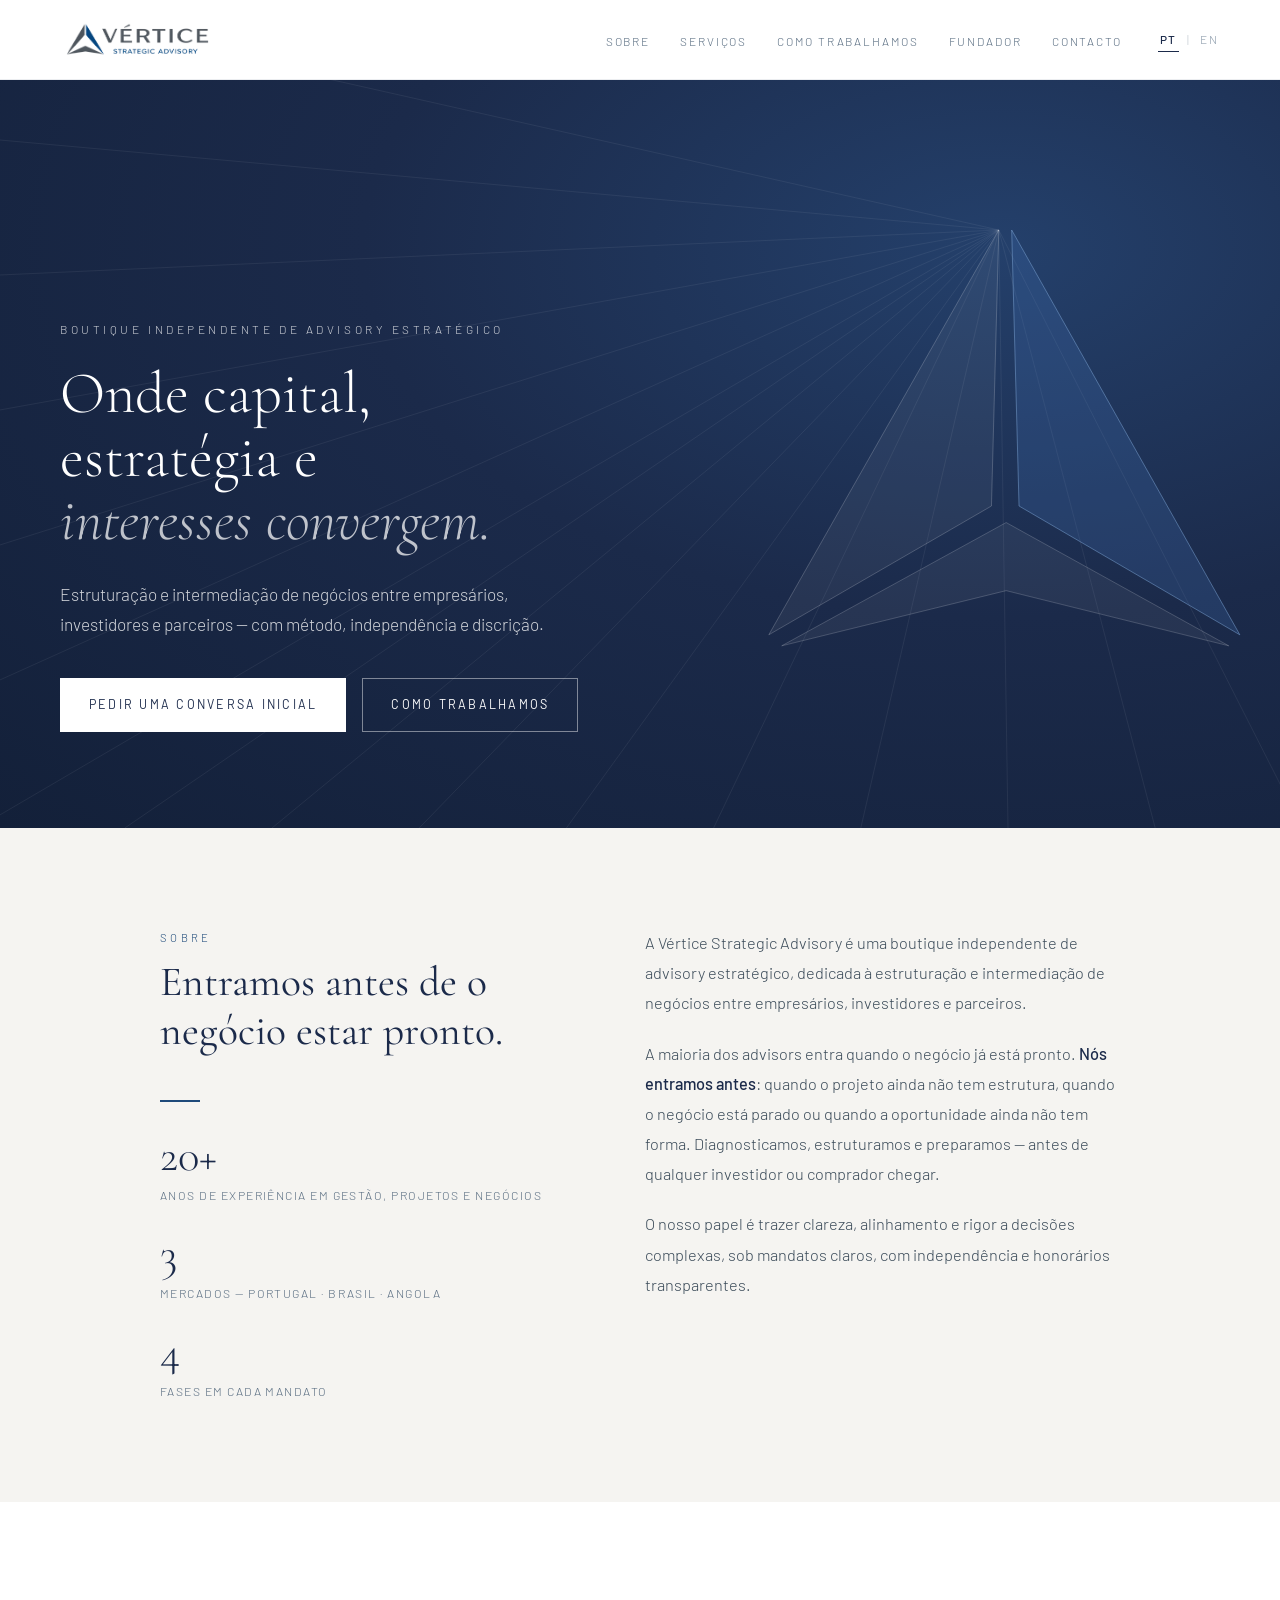
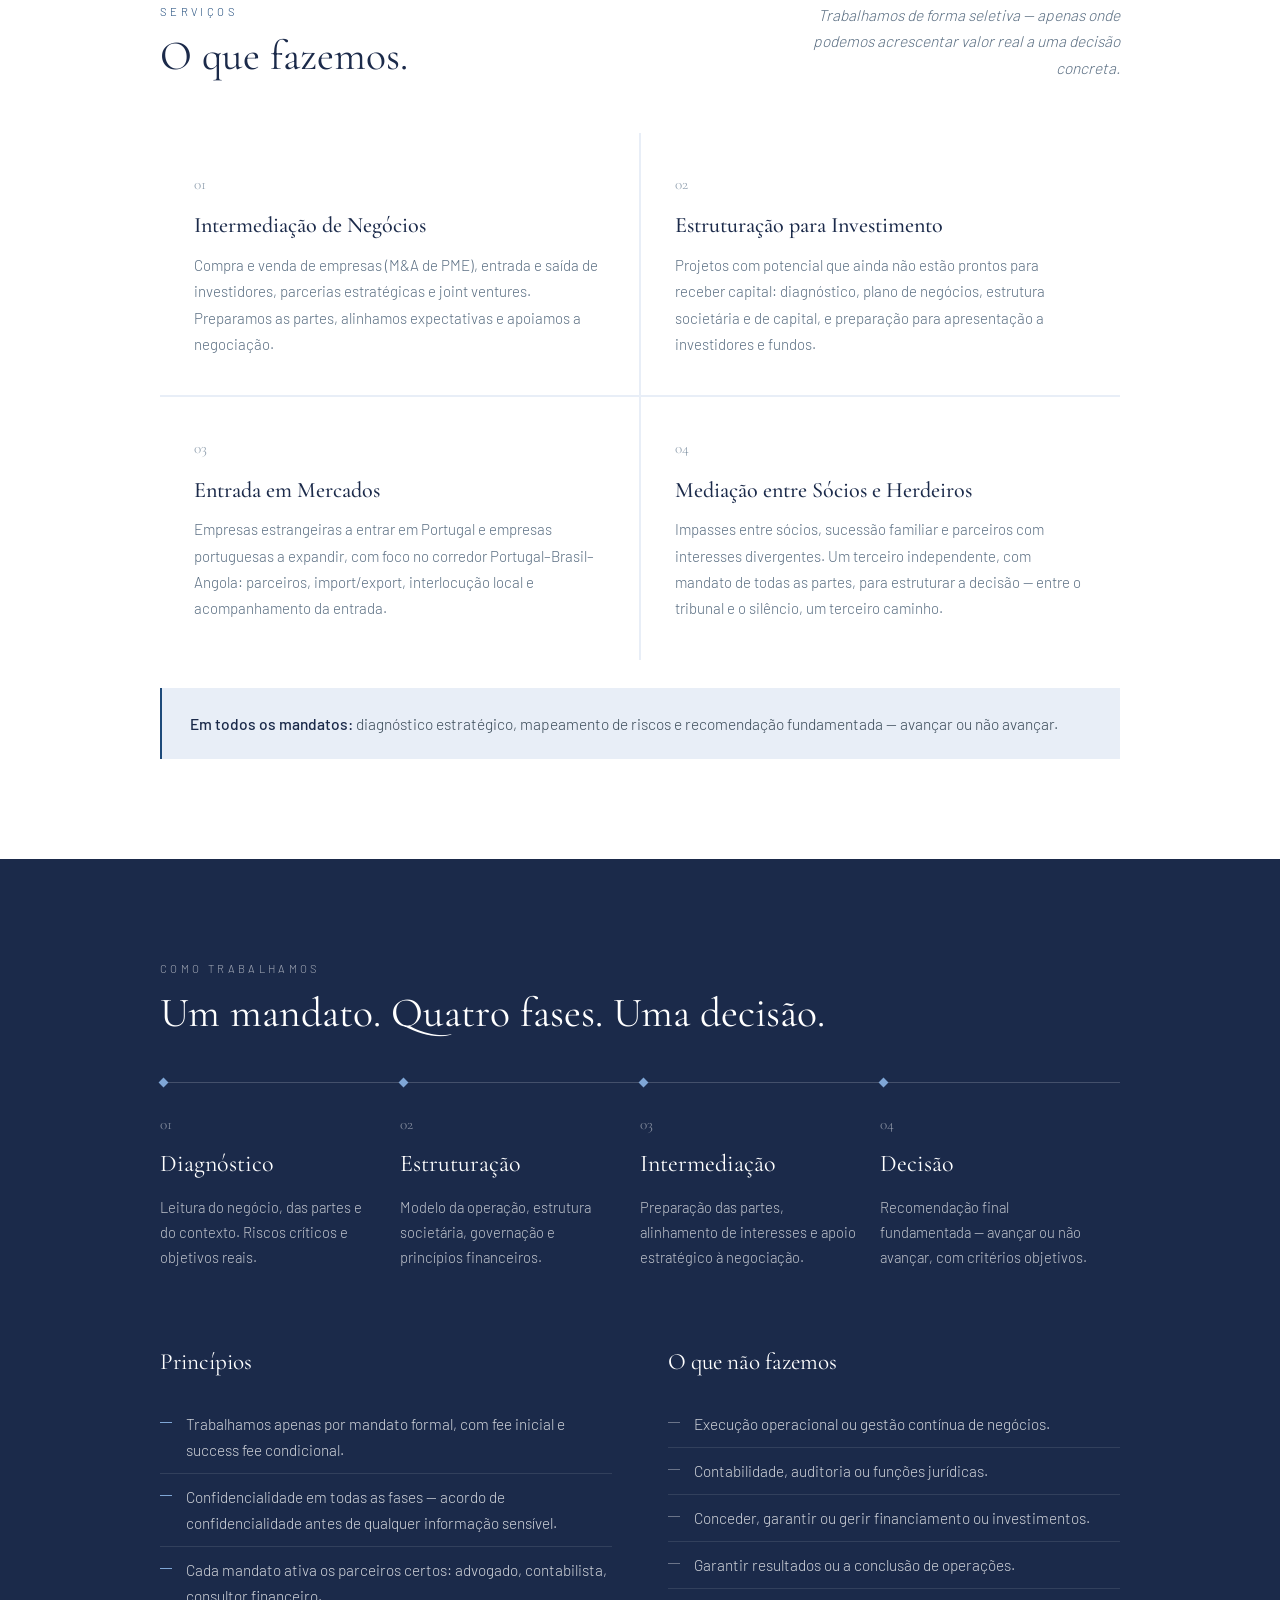
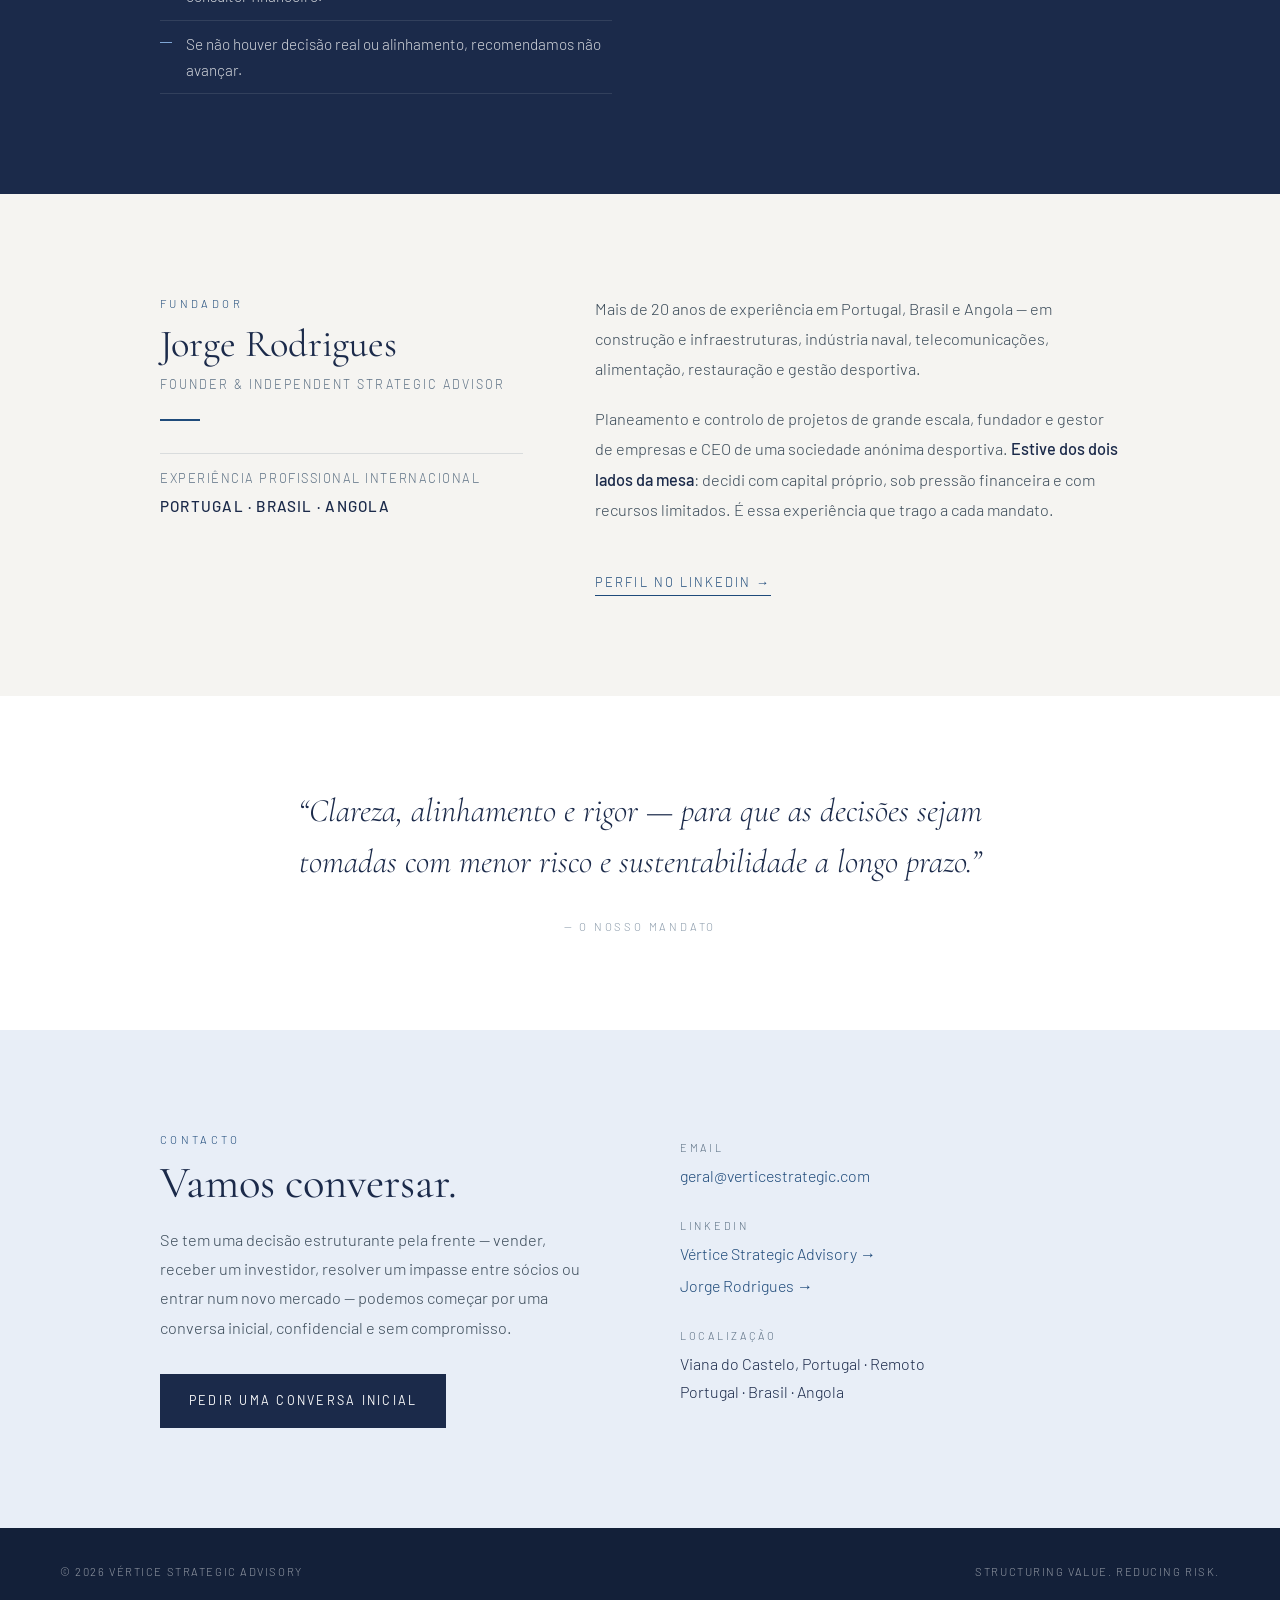
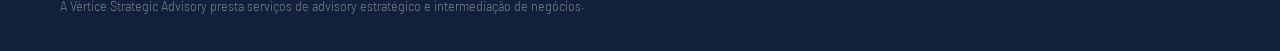
<file: index.html>
<!DOCTYPE html>
<html lang="pt-PT" class="no-js">
<head>
  <meta charset="UTF-8">
  <meta name="viewport" content="width=device-width, initial-scale=1.0">
  <title>Vértice Strategic Advisory — Estruturação e intermediação de negócios</title>
  <meta name="description" content="Boutique independente de advisory estratégico. Estruturação e intermediação de negócios entre empresários, investidores e parceiros — Portugal, Brasil e Angola.">
  <link rel="canonical" href="https://verticestrategic.com/">
  <link rel="alternate" hreflang="pt-PT" href="https://verticestrategic.com/">
  <link rel="alternate" hreflang="en" href="https://verticestrategic.com/en/">
  <link rel="alternate" hreflang="x-default" href="https://verticestrategic.com/">
  <meta property="og:type" content="website">
  <meta property="og:site_name" content="Vértice Strategic Advisory">
  <meta property="og:title" content="Vértice Strategic Advisory — Estruturação e intermediação de negócios">
  <meta property="og:description" content="Boutique independente de advisory estratégico. Estruturação e intermediação de negócios entre empresários, investidores e parceiros — Portugal, Brasil e Angola.">
  <meta property="og:url" content="https://verticestrategic.com/">
  <meta property="og:image" content="https://verticestrategic.com/og-image.jpg">
  <meta property="og:image:width" content="1200">
  <meta property="og:image:height" content="630">
  <meta property="og:locale" content="pt_PT">
  <meta name="twitter:card" content="summary_large_image">
  <meta name="theme-color" content="#1B2A4A">
  <link rel="icon" type="image/png" sizes="32x32" href="/favicon-32.png">
  <link rel="apple-touch-icon" href="/apple-touch-icon.png">
  <link rel="preload" href="/fonts/cormorant-garamond-latin-300-normal.woff2" as="font" type="font/woff2" crossorigin>
  <link rel="preload" href="/fonts/barlow-latin-300-normal.woff2" as="font" type="font/woff2" crossorigin>
  <link rel="stylesheet" href="/styles.css">
  <script>document.documentElement.classList.remove('no-js');</script>
</head>
<body>

  <nav>
    <a class="nav-logo" href="/"><img src="/logo.png" alt="Vértice Strategic Advisory" width="709" height="236"></a>
    <div class="nav-right">
      <ul class="nav-links">
        <li><a href="#sobre">Sobre</a></li>
        <li><a href="#servicos">Serviços</a></li>
        <li><a href="#metodo">Como trabalhamos</a></li>
        <li><a href="#fundador">Fundador</a></li>
        <li><a href="#contacto">Contacto</a></li>
      </ul>
      <div class="lang"><span class="active">PT</span><span class="sep">|</span><a href="/en/" hreflang="en" lang="en">EN</a></div>
    </div>
  </nav>

  <header class="hero">
    
<svg class="hero-art" viewBox="0 0 1440 900" preserveAspectRatio="xMidYMid slice" aria-hidden="true">
  <g stroke="rgba(255,255,255,0.07)" stroke-width="1" fill="none">
    <line x1="0" y1="900" x2="1110" y2="250"/><line x1="160" y1="900" x2="1110" y2="250"/><line x1="320" y1="900" x2="1110" y2="250"/><line x1="480" y1="900" x2="1110" y2="250"/><line x1="640" y1="900" x2="1110" y2="250"/><line x1="800" y1="900" x2="1110" y2="250"/><line x1="960" y1="900" x2="1110" y2="250"/><line x1="1120" y1="900" x2="1110" y2="250"/><line x1="1280" y1="900" x2="1110" y2="250"/><line x1="1440" y1="900" x2="1110" y2="250"/>
    <line x1="0" y1="0" x2="1110" y2="250"/><line x1="0" y1="150" x2="1110" y2="250"/><line x1="0" y1="300" x2="1110" y2="250"/><line x1="0" y1="450" x2="1110" y2="250"/><line x1="0" y1="600" x2="1110" y2="250"/><line x1="0" y1="750" x2="1110" y2="250"/>
  </g>
  <g transform="translate(1110 250)">
    <path d="M0 0 L-250 440 L-8 300 Z" fill="rgba(255,255,255,0.05)" stroke="rgba(255,255,255,0.22)" stroke-width="1"/>
    <path d="M14 0 L262 440 L22 300 Z" fill="rgba(70,120,190,0.22)" stroke="rgba(127,166,214,0.55)" stroke-width="1"/>
    <path d="M-236 452 L8 318 L250 452 L8 392 Z" fill="rgba(255,255,255,0.05)" stroke="rgba(255,255,255,0.2)" stroke-width="1"/>
  </g>
</svg>
    <div class="hero-content">
      <p class="hero-label">Boutique independente de advisory estratégico</p>
      <h1 class="hero-headline">Onde capital,<br>estratégia e<br><em>interesses convergem.</em></h1>
      <p class="hero-body">Estruturação e intermediação de negócios entre empresários, investidores e parceiros — com método, independência e discrição.</p>
      <div class="hero-cta">
        <a class="btn btn-light" href="mailto:geral@verticestrategic.com?subject=Pedido%20de%20conversa%20inicial">Pedir uma conversa inicial</a>
        <a class="btn btn-ghost" href="#metodo">Como trabalhamos</a>
      </div>
    </div>
  </header>

  <main>
  <section class="about" id="sobre">
    <div class="inner about-grid reveal">
      <div>
        <p class="section-label">Sobre</p>
        <h2 class="section-title">Entramos antes de o negócio estar pronto.</h2>
        <div class="rule"></div>
        <div class="stat-row">
          <div><div class="stat-number">20+</div><div class="stat-desc">Anos de experiência em gestão, projetos e negócios</div></div>
          <div><div class="stat-number">3</div><div class="stat-desc">Mercados — Portugal · Brasil · Angola</div></div>
          <div><div class="stat-number">4</div><div class="stat-desc">Fases em cada mandato</div></div>
        </div>
      </div>
      <div class="prose">
        <p>A Vértice Strategic Advisory é uma boutique independente de advisory estratégico, dedicada à estruturação e intermediação de negócios entre empresários, investidores e parceiros.</p>
        <p>A maioria dos advisors entra quando o negócio já está pronto. <strong>Nós entramos antes</strong>: quando o projeto ainda não tem estrutura, quando o negócio está parado ou quando a oportunidade ainda não tem forma. Diagnosticamos, estruturamos e preparamos — antes de qualquer investidor ou comprador chegar.</p>
        <p>O nosso papel é trazer clareza, alinhamento e rigor a decisões complexas, sob mandatos claros, com independência e honorários transparentes.</p>
      </div>
    </div>
  </section>

  <section class="services" id="servicos">
    <div class="inner reveal">
      <div class="services-header">
        <div>
          <p class="section-label">Serviços</p>
          <h2 class="section-title">O que fazemos.</h2>
        </div>
        <p class="services-note">Trabalhamos de forma seletiva — apenas onde podemos acrescentar valor real a uma decisão concreta.</p>
      </div>
      <div class="card-grid">
        <div class="card">
          <div class="card-num">01</div>
          <h3 class="card-name">Intermediação de Negócios</h3>
          <p class="card-desc">Compra e venda de empresas (M&A de PME), entrada e saída de investidores, parcerias estratégicas e joint ventures. Preparamos as partes, alinhamos expectativas e apoiamos a negociação.</p>
        </div>
        <div class="card">
          <div class="card-num">02</div>
          <h3 class="card-name">Estruturação para Investimento</h3>
          <p class="card-desc">Projetos com potencial que ainda não estão prontos para receber capital: diagnóstico, plano de negócios, estrutura societária e de capital, e preparação para apresentação a investidores e fundos.</p>
        </div>
        <div class="card">
          <div class="card-num">03</div>
          <h3 class="card-name">Entrada em Mercados</h3>
          <p class="card-desc">Empresas estrangeiras a entrar em Portugal e empresas portuguesas a expandir, com foco no corredor Portugal–Brasil–Angola: parceiros, import/export, interlocução local e acompanhamento da entrada.</p>
        </div>
        <div class="card">
          <div class="card-num">04</div>
          <h3 class="card-name">Mediação entre Sócios e Herdeiros</h3>
          <p class="card-desc">Impasses entre sócios, sucessão familiar e parceiros com interesses divergentes. Um terceiro independente, com mandato de todas as partes, para estruturar a decisão — entre o tribunal e o silêncio, um terceiro caminho.</p>
        </div>
      </div>
      <p class="transversal"><strong>Em todos os mandatos:</strong> diagnóstico estratégico, mapeamento de riscos e recomendação fundamentada — avançar ou não avançar.</p>
    </div>
  </section>

  <section class="method" id="metodo">
    <div class="inner reveal">
      <p class="section-label">Como trabalhamos</p>
      <h2 class="section-title">Um mandato. Quatro fases. Uma decisão.</h2>
      <div class="phases">
        <div class="phase"><div class="phase-num">01</div><h3 class="phase-name">Diagnóstico</h3><p class="phase-desc">Leitura do negócio, das partes e do contexto. Riscos críticos e objetivos reais.</p></div>
        <div class="phase"><div class="phase-num">02</div><h3 class="phase-name">Estruturação</h3><p class="phase-desc">Modelo da operação, estrutura societária, governação e princípios financeiros.</p></div>
        <div class="phase"><div class="phase-num">03</div><h3 class="phase-name">Intermediação</h3><p class="phase-desc">Preparação das partes, alinhamento de interesses e apoio estratégico à negociação.</p></div>
        <div class="phase"><div class="phase-num">04</div><h3 class="phase-name">Decisão</h3><p class="phase-desc">Recomendação final fundamentada — avançar ou não avançar, com critérios objetivos.</p></div>
      </div>
      <div class="principles">
        <div>
          <h3>Princípios</h3>
          <ul><li>Trabalhamos apenas por mandato formal, com fee inicial e success fee condicional.</li><li>Confidencialidade em todas as fases — acordo de confidencialidade antes de qualquer informação sensível.</li><li>Cada mandato ativa os parceiros certos: advogado, contabilista, consultor financeiro.</li><li>Se não houver decisão real ou alinhamento, recomendamos não avançar.</li></ul>
        </div>
        <div class="no">
          <h3>O que não fazemos</h3>
          <ul><li>Execução operacional ou gestão contínua de negócios.</li><li>Contabilidade, auditoria ou funções jurídicas.</li><li>Conceder, garantir ou gerir financiamento ou investimentos.</li><li>Garantir resultados ou a conclusão de operações.</li></ul>
        </div>
      </div>
    </div>
  </section>

  <section class="founder" id="fundador">
    <div class="inner founder-grid reveal">
      <div>
        <p class="section-label">Fundador</p>
        <h2 class="founder-name">Jorge Rodrigues</h2>
        <p class="founder-role">Founder & Independent Strategic Advisor</p>
        <div class="rule"></div>
        <p class="track-note">Experiência profissional internacional<strong>Portugal · Brasil · Angola</strong></p>
      </div>
      <div class="prose">
        <p>Mais de 20 anos de experiência em Portugal, Brasil e Angola — em construção e infraestruturas, indústria naval, telecomunicações, alimentação, restauração e gestão desportiva.</p>
        <p>Planeamento e controlo de projetos de grande escala, fundador e gestor de empresas e CEO de uma sociedade anónima desportiva. <strong>Estive dos dois lados da mesa</strong>: decidi com capital próprio, sob pressão financeira e com recursos limitados. É essa experiência que trago a cada mandato.</p>
        <a class="text-link" href="https://www.linkedin.com/in/jorge-rodrigues-1a4b2a28" target="_blank" rel="noopener">Perfil no LinkedIn →</a>
      </div>
    </div>
  </section>

  <div class="mandate reveal">
    <blockquote>“Clareza, alinhamento e rigor — para que as decisões sejam tomadas com menor risco e sustentabilidade a longo prazo.”</blockquote>
    <cite>— O nosso mandato</cite>
  </div>

  <section class="contact" id="contacto">
    <div class="inner contact-grid reveal">
      <div>
        <p class="section-label">Contacto</p>
        <h2>Vamos conversar.</h2>
        <p class="contact-sub">Se tem uma decisão estruturante pela frente — vender, receber um investidor, resolver um impasse entre sócios ou entrar num novo mercado — podemos começar por uma conversa inicial, confidencial e sem compromisso.</p>
        <a class="btn btn-dark" href="mailto:geral@verticestrategic.com?subject=Pedido%20de%20conversa%20inicial">Pedir uma conversa inicial</a>
      </div>
      <div class="contact-details">
        <div>
          <div class="c-label">Email</div>
          <div class="c-value"><a href="mailto:geral@verticestrategic.com">geral@verticestrategic.com</a></div>
        </div>
        <div>
          <div class="c-label">LinkedIn</div>
          <div class="c-value c-links">
            <a href="https://www.linkedin.com/company/v%C3%A9rtice-strategic-advisory" target="_blank" rel="noopener">Vértice Strategic Advisory →</a>
            <a href="https://www.linkedin.com/in/jorge-rodrigues-1a4b2a28" target="_blank" rel="noopener">Jorge Rodrigues →</a>
          </div>
        </div>
        <div>
          <div class="c-label">Localização</div>
          <div class="c-value">Viana do Castelo, Portugal · Remoto<br>Portugal · Brasil · Angola</div>
        </div>
      </div>
    </div>
  </section>
  </main>

  <footer>
    <div class="footer-top">
      <span>© <span id="year">2026</span> Vértice Strategic Advisory</span>
      <span>Structuring Value. Reducing Risk.</span>
    </div>
    <p class="disclaimer">A Vértice Strategic Advisory presta serviços de advisory estratégico e intermediação de negócios.</p>
  </footer>

  <script>
    document.getElementById('year').textContent = new Date().getFullYear();
    var reveals = document.querySelectorAll('.reveal');
    if ('IntersectionObserver' in window) {
      var obs = new IntersectionObserver(function (entries) {
        entries.forEach(function (e) {
          if (e.isIntersecting) { e.target.classList.add('visible'); obs.unobserve(e.target); }
        });
      }, { threshold: 0.1 });
      reveals.forEach(function (el) { obs.observe(el); });
    } else {
      reveals.forEach(function (el) { el.classList.add('visible'); });
    }
  </script>
</body>
</html>
</file>
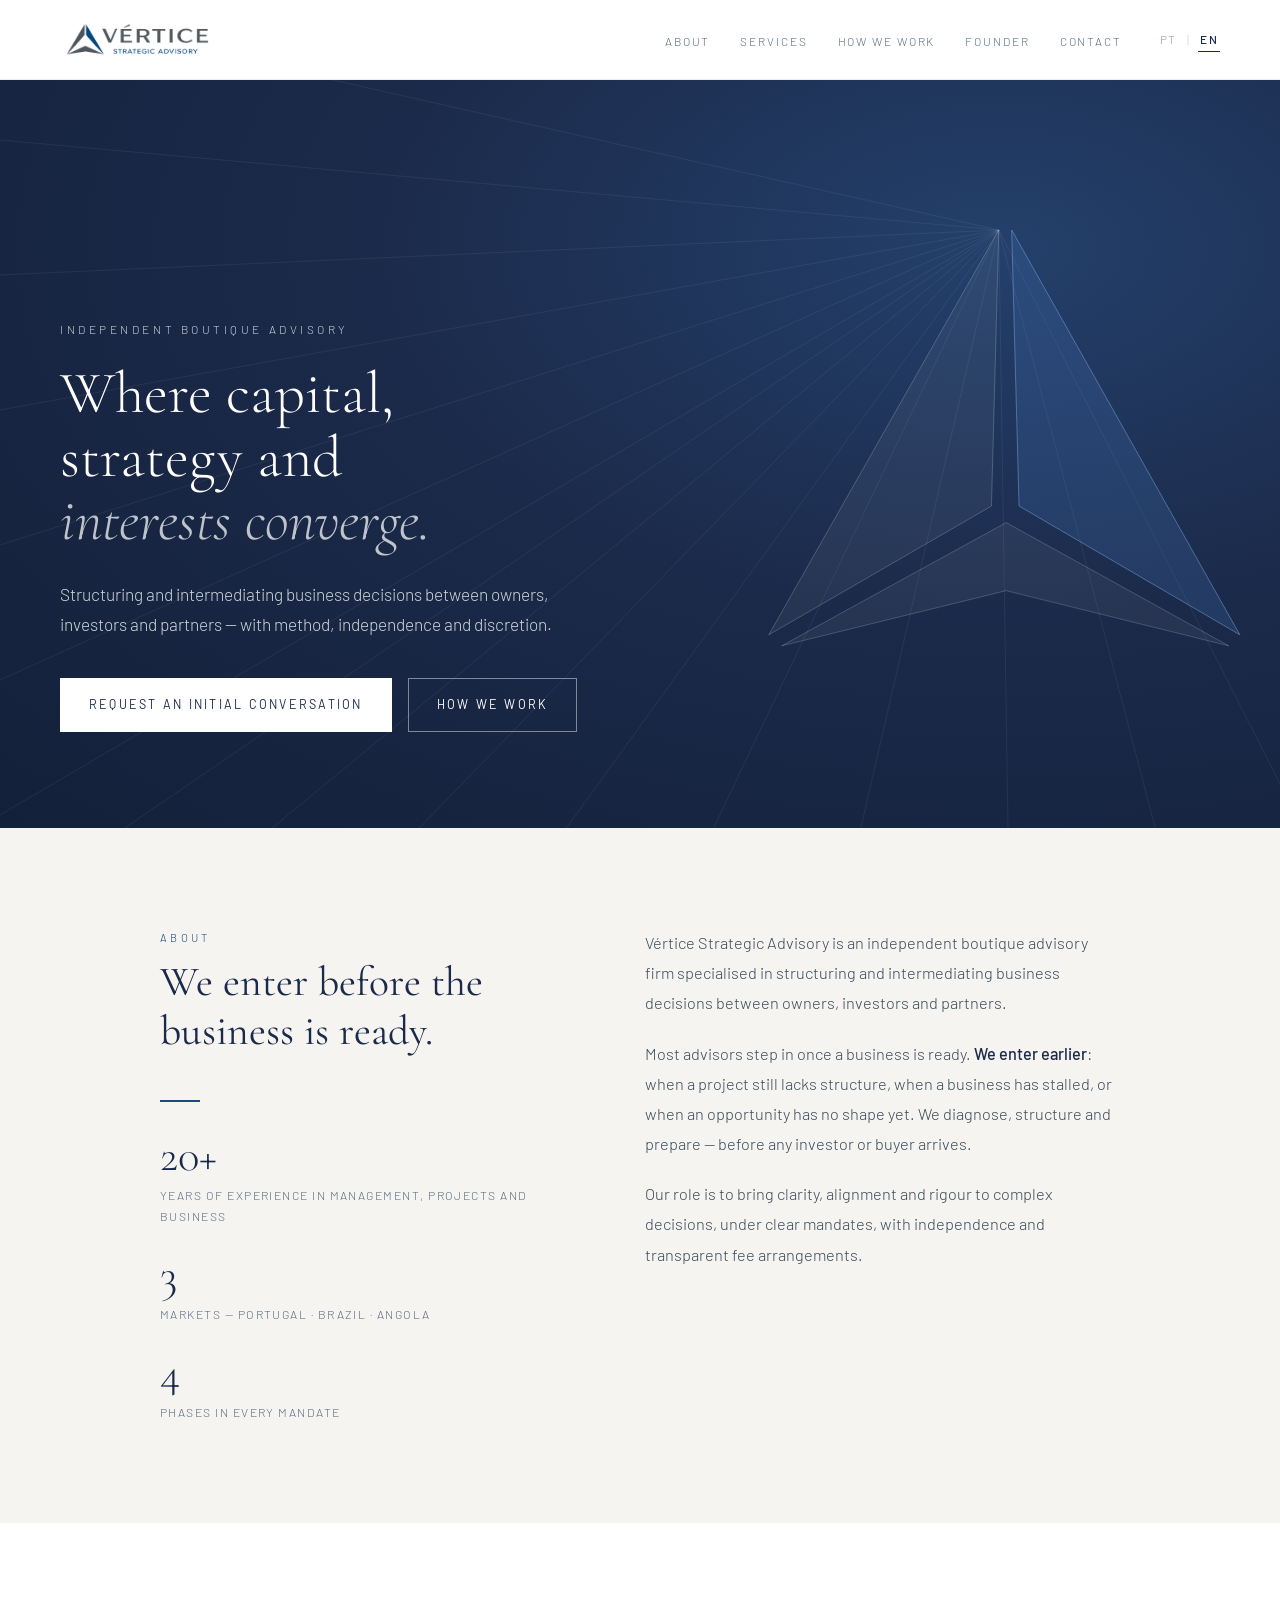
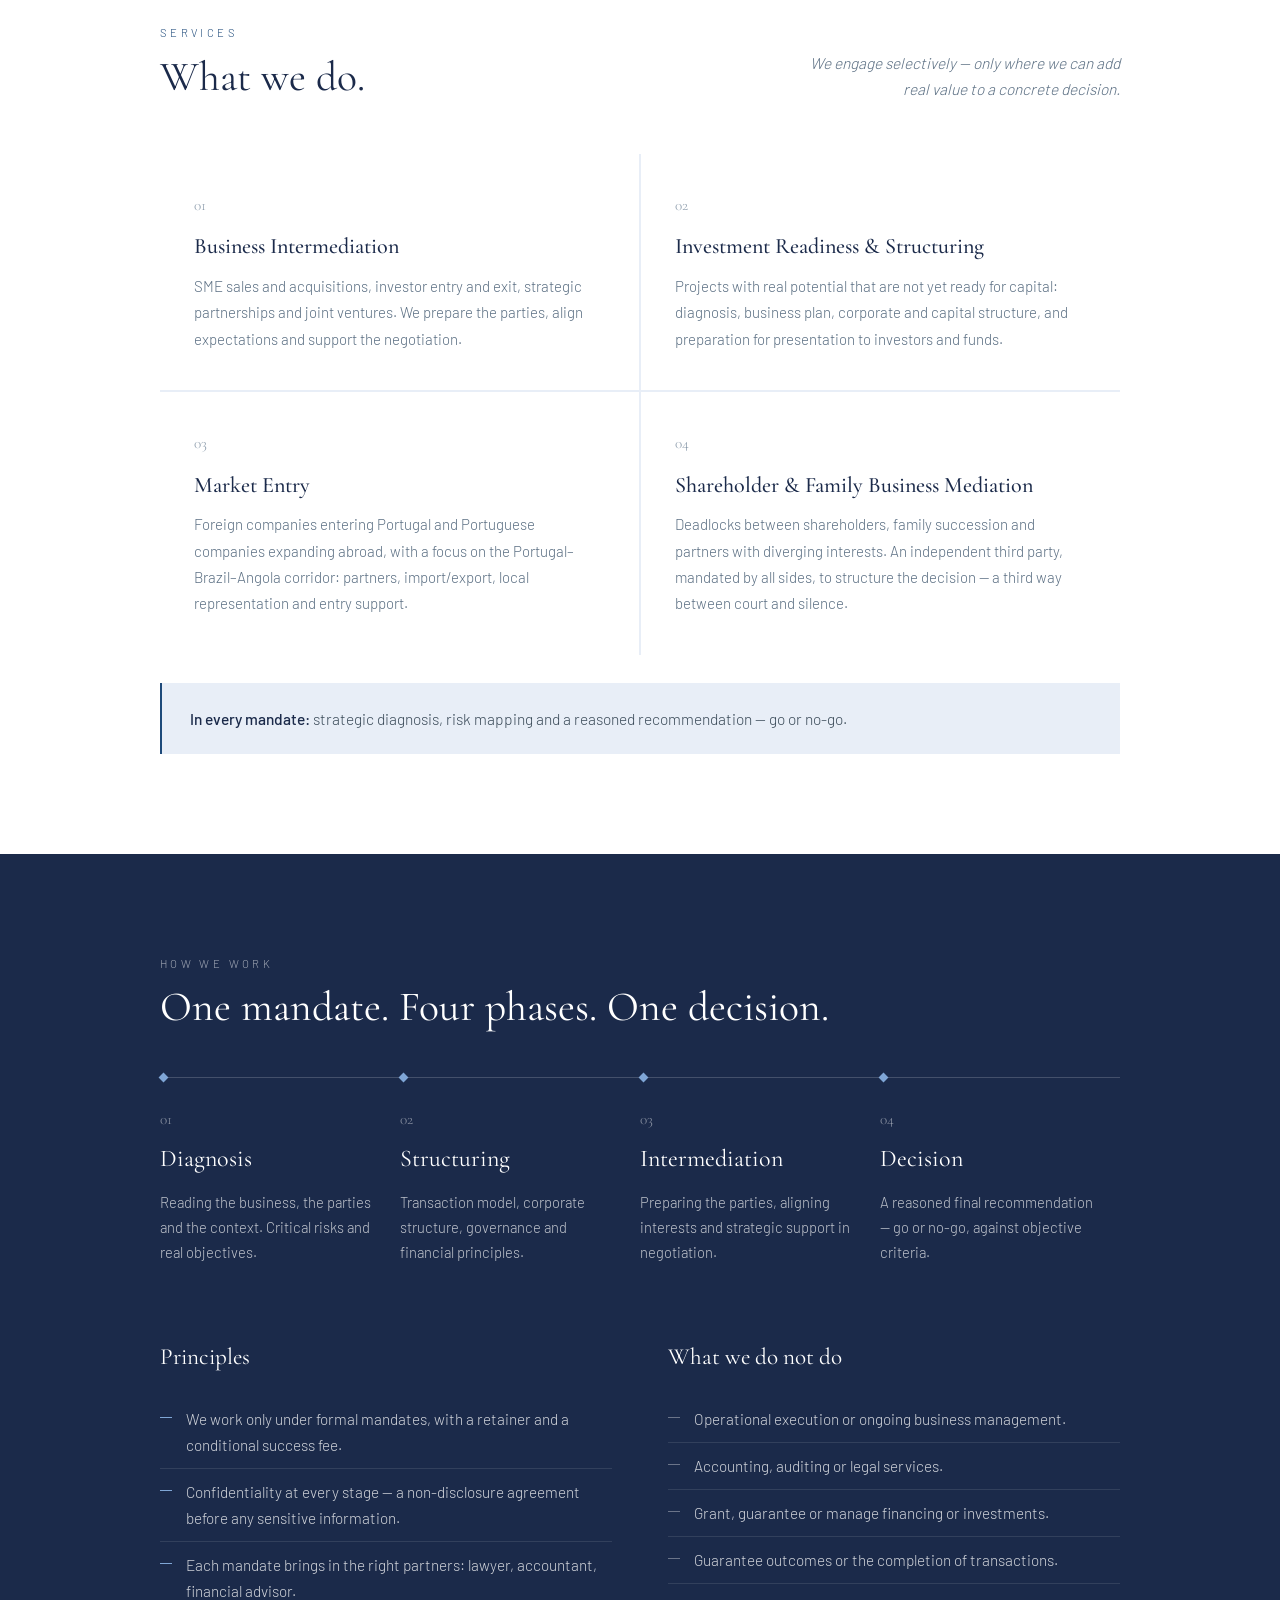
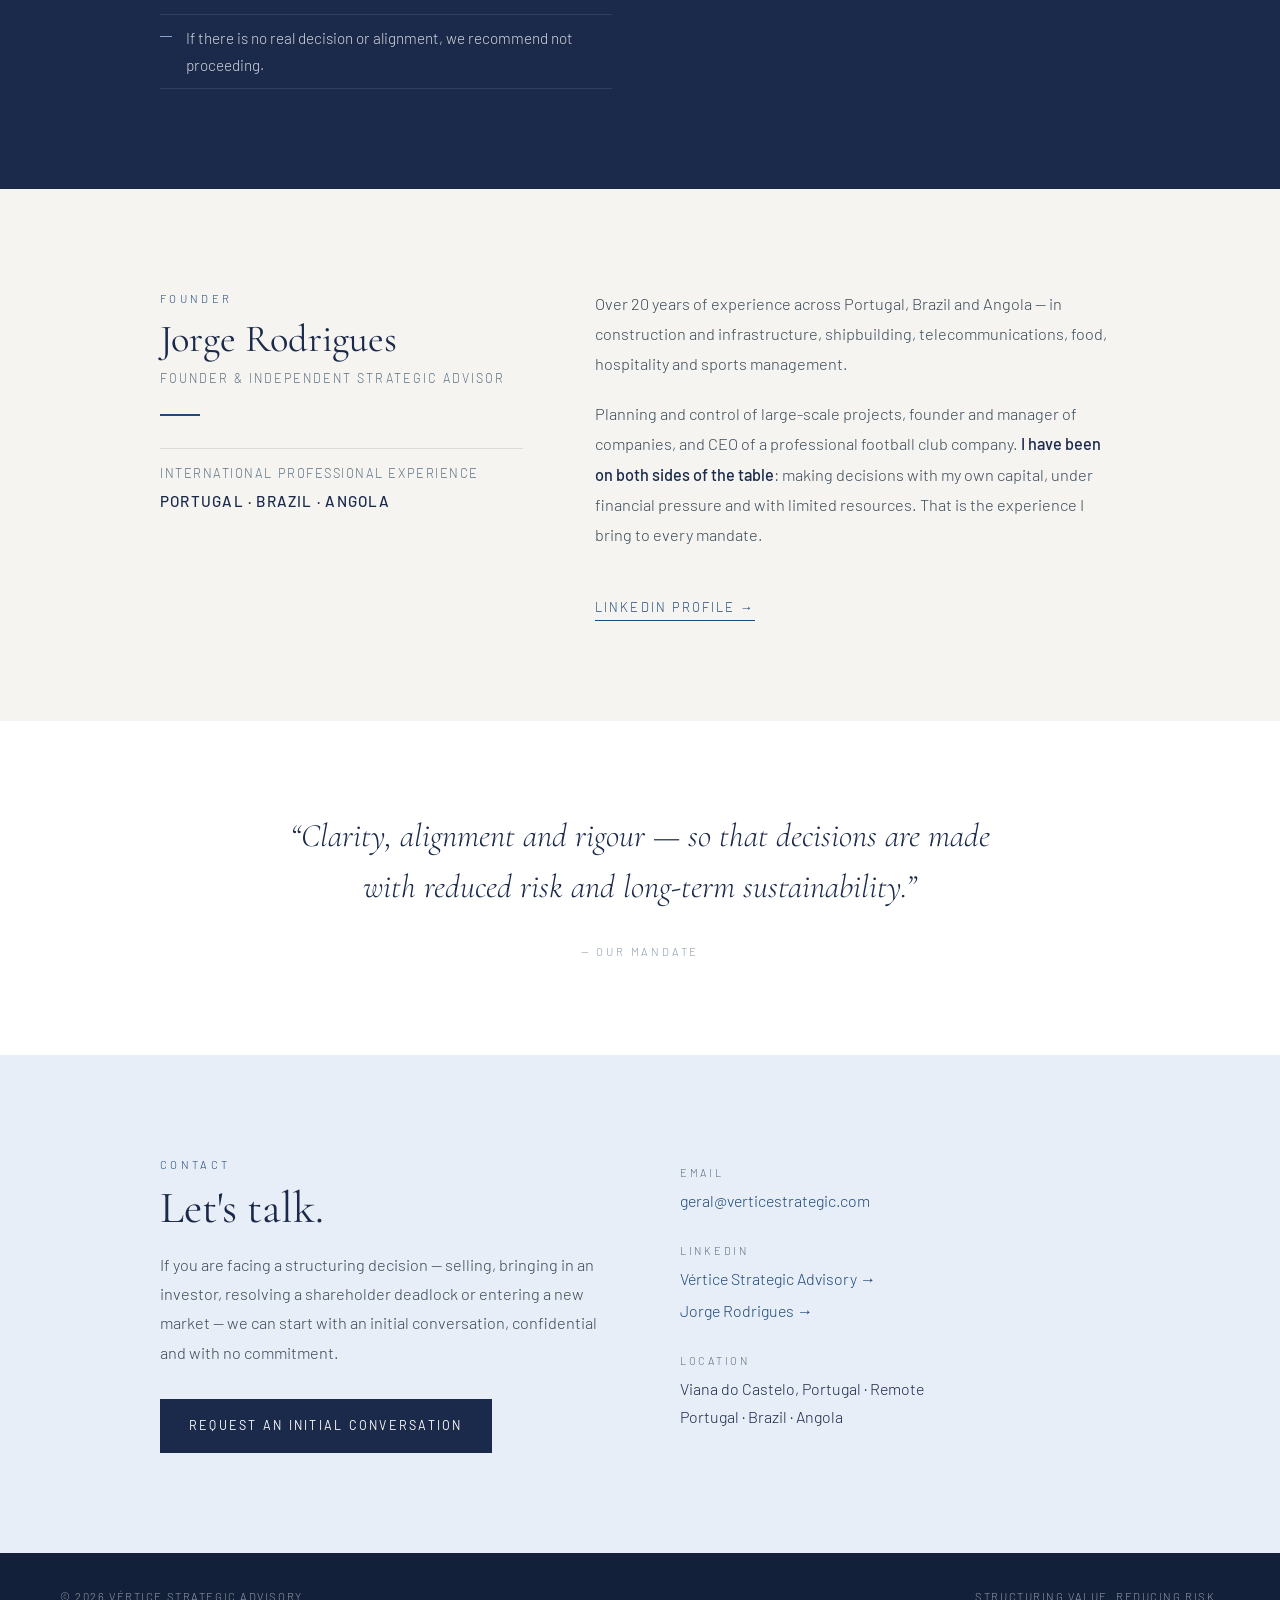
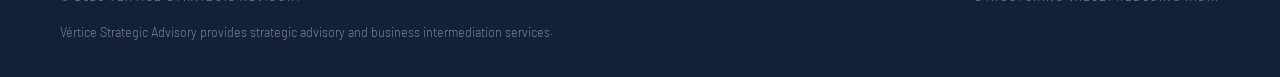
<file: en/index.html>
<!DOCTYPE html>
<html lang="en" class="no-js">
<head>
  <meta charset="UTF-8">
  <meta name="viewport" content="width=device-width, initial-scale=1.0">
  <title>Vértice Strategic Advisory — Business structuring and intermediation</title>
  <meta name="description" content="Independent boutique advisory firm. Structuring and intermediating business decisions between owners, investors and partners — Portugal, Brazil and Angola.">
  <link rel="canonical" href="https://verticestrategic.com/en/">
  <link rel="alternate" hreflang="pt-PT" href="https://verticestrategic.com/">
  <link rel="alternate" hreflang="en" href="https://verticestrategic.com/en/">
  <link rel="alternate" hreflang="x-default" href="https://verticestrategic.com/">
  <meta property="og:type" content="website">
  <meta property="og:site_name" content="Vértice Strategic Advisory">
  <meta property="og:title" content="Vértice Strategic Advisory — Business structuring and intermediation">
  <meta property="og:description" content="Independent boutique advisory firm. Structuring and intermediating business decisions between owners, investors and partners — Portugal, Brazil and Angola.">
  <meta property="og:url" content="https://verticestrategic.com/en/">
  <meta property="og:image" content="https://verticestrategic.com/og-image.jpg">
  <meta property="og:image:width" content="1200">
  <meta property="og:image:height" content="630">
  <meta property="og:locale" content="en_GB">
  <meta name="twitter:card" content="summary_large_image">
  <meta name="theme-color" content="#1B2A4A">
  <link rel="icon" type="image/png" sizes="32x32" href="/favicon-32.png">
  <link rel="apple-touch-icon" href="/apple-touch-icon.png">
  <link rel="preload" href="/fonts/cormorant-garamond-latin-300-normal.woff2" as="font" type="font/woff2" crossorigin>
  <link rel="preload" href="/fonts/barlow-latin-300-normal.woff2" as="font" type="font/woff2" crossorigin>
  <link rel="stylesheet" href="/styles.css">
  <script>document.documentElement.classList.remove('no-js');</script>
</head>
<body>

  <nav>
    <a class="nav-logo" href="/en/"><img src="/logo.png" alt="Vértice Strategic Advisory" width="709" height="236"></a>
    <div class="nav-right">
      <ul class="nav-links">
        <li><a href="#sobre">About</a></li>
        <li><a href="#servicos">Services</a></li>
        <li><a href="#metodo">How we work</a></li>
        <li><a href="#fundador">Founder</a></li>
        <li><a href="#contacto">Contact</a></li>
      </ul>
      <div class="lang"><a href="/" hreflang="pt-PT" lang="pt-PT">PT</a><span class="sep">|</span><span class="active">EN</span></div>
    </div>
  </nav>

  <header class="hero">
    
<svg class="hero-art" viewBox="0 0 1440 900" preserveAspectRatio="xMidYMid slice" aria-hidden="true">
  <g stroke="rgba(255,255,255,0.07)" stroke-width="1" fill="none">
    <line x1="0" y1="900" x2="1110" y2="250"/><line x1="160" y1="900" x2="1110" y2="250"/><line x1="320" y1="900" x2="1110" y2="250"/><line x1="480" y1="900" x2="1110" y2="250"/><line x1="640" y1="900" x2="1110" y2="250"/><line x1="800" y1="900" x2="1110" y2="250"/><line x1="960" y1="900" x2="1110" y2="250"/><line x1="1120" y1="900" x2="1110" y2="250"/><line x1="1280" y1="900" x2="1110" y2="250"/><line x1="1440" y1="900" x2="1110" y2="250"/>
    <line x1="0" y1="0" x2="1110" y2="250"/><line x1="0" y1="150" x2="1110" y2="250"/><line x1="0" y1="300" x2="1110" y2="250"/><line x1="0" y1="450" x2="1110" y2="250"/><line x1="0" y1="600" x2="1110" y2="250"/><line x1="0" y1="750" x2="1110" y2="250"/>
  </g>
  <g transform="translate(1110 250)">
    <path d="M0 0 L-250 440 L-8 300 Z" fill="rgba(255,255,255,0.05)" stroke="rgba(255,255,255,0.22)" stroke-width="1"/>
    <path d="M14 0 L262 440 L22 300 Z" fill="rgba(70,120,190,0.22)" stroke="rgba(127,166,214,0.55)" stroke-width="1"/>
    <path d="M-236 452 L8 318 L250 452 L8 392 Z" fill="rgba(255,255,255,0.05)" stroke="rgba(255,255,255,0.2)" stroke-width="1"/>
  </g>
</svg>
    <div class="hero-content">
      <p class="hero-label">Independent boutique advisory</p>
      <h1 class="hero-headline">Where capital,<br>strategy and<br><em>interests converge.</em></h1>
      <p class="hero-body">Structuring and intermediating business decisions between owners, investors and partners — with method, independence and discretion.</p>
      <div class="hero-cta">
        <a class="btn btn-light" href="mailto:geral@verticestrategic.com?subject=Request%20for%20an%20initial%20conversation">Request an initial conversation</a>
        <a class="btn btn-ghost" href="#metodo">How we work</a>
      </div>
    </div>
  </header>

  <main>
  <section class="about" id="sobre">
    <div class="inner about-grid reveal">
      <div>
        <p class="section-label">About</p>
        <h2 class="section-title">We enter before the business is ready.</h2>
        <div class="rule"></div>
        <div class="stat-row">
          <div><div class="stat-number">20+</div><div class="stat-desc">Years of experience in management, projects and business</div></div>
          <div><div class="stat-number">3</div><div class="stat-desc">Markets — Portugal · Brazil · Angola</div></div>
          <div><div class="stat-number">4</div><div class="stat-desc">Phases in every mandate</div></div>
        </div>
      </div>
      <div class="prose">
        <p>Vértice Strategic Advisory is an independent boutique advisory firm specialised in structuring and intermediating business decisions between owners, investors and partners.</p>
        <p>Most advisors step in once a business is ready. <strong>We enter earlier</strong>: when a project still lacks structure, when a business has stalled, or when an opportunity has no shape yet. We diagnose, structure and prepare — before any investor or buyer arrives.</p>
        <p>Our role is to bring clarity, alignment and rigour to complex decisions, under clear mandates, with independence and transparent fee arrangements.</p>
      </div>
    </div>
  </section>

  <section class="services" id="servicos">
    <div class="inner reveal">
      <div class="services-header">
        <div>
          <p class="section-label">Services</p>
          <h2 class="section-title">What we do.</h2>
        </div>
        <p class="services-note">We engage selectively — only where we can add real value to a concrete decision.</p>
      </div>
      <div class="card-grid">
        <div class="card">
          <div class="card-num">01</div>
          <h3 class="card-name">Business Intermediation</h3>
          <p class="card-desc">SME sales and acquisitions, investor entry and exit, strategic partnerships and joint ventures. We prepare the parties, align expectations and support the negotiation.</p>
        </div>
        <div class="card">
          <div class="card-num">02</div>
          <h3 class="card-name">Investment Readiness & Structuring</h3>
          <p class="card-desc">Projects with real potential that are not yet ready for capital: diagnosis, business plan, corporate and capital structure, and preparation for presentation to investors and funds.</p>
        </div>
        <div class="card">
          <div class="card-num">03</div>
          <h3 class="card-name">Market Entry</h3>
          <p class="card-desc">Foreign companies entering Portugal and Portuguese companies expanding abroad, with a focus on the Portugal–Brazil–Angola corridor: partners, import/export, local representation and entry support.</p>
        </div>
        <div class="card">
          <div class="card-num">04</div>
          <h3 class="card-name">Shareholder & Family Business Mediation</h3>
          <p class="card-desc">Deadlocks between shareholders, family succession and partners with diverging interests. An independent third party, mandated by all sides, to structure the decision — a third way between court and silence.</p>
        </div>
      </div>
      <p class="transversal"><strong>In every mandate:</strong> strategic diagnosis, risk mapping and a reasoned recommendation — go or no-go.</p>
    </div>
  </section>

  <section class="method" id="metodo">
    <div class="inner reveal">
      <p class="section-label">How we work</p>
      <h2 class="section-title">One mandate. Four phases. One decision.</h2>
      <div class="phases">
        <div class="phase"><div class="phase-num">01</div><h3 class="phase-name">Diagnosis</h3><p class="phase-desc">Reading the business, the parties and the context. Critical risks and real objectives.</p></div>
        <div class="phase"><div class="phase-num">02</div><h3 class="phase-name">Structuring</h3><p class="phase-desc">Transaction model, corporate structure, governance and financial principles.</p></div>
        <div class="phase"><div class="phase-num">03</div><h3 class="phase-name">Intermediation</h3><p class="phase-desc">Preparing the parties, aligning interests and strategic support in negotiation.</p></div>
        <div class="phase"><div class="phase-num">04</div><h3 class="phase-name">Decision</h3><p class="phase-desc">A reasoned final recommendation — go or no-go, against objective criteria.</p></div>
      </div>
      <div class="principles">
        <div>
          <h3>Principles</h3>
          <ul><li>We work only under formal mandates, with a retainer and a conditional success fee.</li><li>Confidentiality at every stage — a non-disclosure agreement before any sensitive information.</li><li>Each mandate brings in the right partners: lawyer, accountant, financial advisor.</li><li>If there is no real decision or alignment, we recommend not proceeding.</li></ul>
        </div>
        <div class="no">
          <h3>What we do not do</h3>
          <ul><li>Operational execution or ongoing business management.</li><li>Accounting, auditing or legal services.</li><li>Grant, guarantee or manage financing or investments.</li><li>Guarantee outcomes or the completion of transactions.</li></ul>
        </div>
      </div>
    </div>
  </section>

  <section class="founder" id="fundador">
    <div class="inner founder-grid reveal">
      <div>
        <p class="section-label">Founder</p>
        <h2 class="founder-name">Jorge Rodrigues</h2>
        <p class="founder-role">Founder & Independent Strategic Advisor</p>
        <div class="rule"></div>
        <p class="track-note">International professional experience<strong>Portugal · Brazil · Angola</strong></p>
      </div>
      <div class="prose">
        <p>Over 20 years of experience across Portugal, Brazil and Angola — in construction and infrastructure, shipbuilding, telecommunications, food, hospitality and sports management.</p>
        <p>Planning and control of large-scale projects, founder and manager of companies, and CEO of a professional football club company. <strong>I have been on both sides of the table</strong>: making decisions with my own capital, under financial pressure and with limited resources. That is the experience I bring to every mandate.</p>
        <a class="text-link" href="https://www.linkedin.com/in/jorge-rodrigues-1a4b2a28" target="_blank" rel="noopener">LinkedIn profile →</a>
      </div>
    </div>
  </section>

  <div class="mandate reveal">
    <blockquote>“Clarity, alignment and rigour — so that decisions are made with reduced risk and long-term sustainability.”</blockquote>
    <cite>— Our mandate</cite>
  </div>

  <section class="contact" id="contacto">
    <div class="inner contact-grid reveal">
      <div>
        <p class="section-label">Contact</p>
        <h2>Let's talk.</h2>
        <p class="contact-sub">If you are facing a structuring decision — selling, bringing in an investor, resolving a shareholder deadlock or entering a new market — we can start with an initial conversation, confidential and with no commitment.</p>
        <a class="btn btn-dark" href="mailto:geral@verticestrategic.com?subject=Request%20for%20an%20initial%20conversation">Request an initial conversation</a>
      </div>
      <div class="contact-details">
        <div>
          <div class="c-label">Email</div>
          <div class="c-value"><a href="mailto:geral@verticestrategic.com">geral@verticestrategic.com</a></div>
        </div>
        <div>
          <div class="c-label">LinkedIn</div>
          <div class="c-value c-links">
            <a href="https://www.linkedin.com/company/v%C3%A9rtice-strategic-advisory" target="_blank" rel="noopener">Vértice Strategic Advisory →</a>
            <a href="https://www.linkedin.com/in/jorge-rodrigues-1a4b2a28" target="_blank" rel="noopener">Jorge Rodrigues →</a>
          </div>
        </div>
        <div>
          <div class="c-label">Location</div>
          <div class="c-value">Viana do Castelo, Portugal · Remote<br>Portugal · Brazil · Angola</div>
        </div>
      </div>
    </div>
  </section>
  </main>

  <footer>
    <div class="footer-top">
      <span>© <span id="year">2026</span> Vértice Strategic Advisory</span>
      <span>Structuring Value. Reducing Risk.</span>
    </div>
    <p class="disclaimer">Vértice Strategic Advisory provides strategic advisory and business intermediation services.</p>
  </footer>

  <script>
    document.getElementById('year').textContent = new Date().getFullYear();
    var reveals = document.querySelectorAll('.reveal');
    if ('IntersectionObserver' in window) {
      var obs = new IntersectionObserver(function (entries) {
        entries.forEach(function (e) {
          if (e.isIntersecting) { e.target.classList.add('visible'); obs.unobserve(e.target); }
        });
      }, { threshold: 0.1 });
      reveals.forEach(function (el) { obs.observe(el); });
    } else {
      reveals.forEach(function (el) { el.classList.add('visible'); });
    }
  </script>
</body>
</html>
</file>
<file: styles.css>
/* Vértice Strategic Advisory — estilos partilhados (PT/EN) */

@font-face { font-family: 'Cormorant Garamond'; font-style: normal; font-weight: 300; font-display: swap; src: url('/fonts/cormorant-garamond-latin-300-normal.woff2') format('woff2'); }
@font-face { font-family: 'Cormorant Garamond'; font-style: italic; font-weight: 300; font-display: swap; src: url('/fonts/cormorant-garamond-latin-300-italic.woff2') format('woff2'); }
@font-face { font-family: 'Cormorant Garamond'; font-style: normal; font-weight: 400; font-display: swap; src: url('/fonts/cormorant-garamond-latin-400-normal.woff2') format('woff2'); }
@font-face { font-family: 'Cormorant Garamond'; font-style: italic; font-weight: 400; font-display: swap; src: url('/fonts/cormorant-garamond-latin-400-italic.woff2') format('woff2'); }
@font-face { font-family: 'Cormorant Garamond'; font-style: normal; font-weight: 500; font-display: swap; src: url('/fonts/cormorant-garamond-latin-500-normal.woff2') format('woff2'); }
@font-face { font-family: 'Barlow'; font-style: normal; font-weight: 300; font-display: swap; src: url('/fonts/barlow-latin-300-normal.woff2') format('woff2'); }
@font-face { font-family: 'Barlow'; font-style: normal; font-weight: 400; font-display: swap; src: url('/fonts/barlow-latin-400-normal.woff2') format('woff2'); }
@font-face { font-family: 'Barlow'; font-style: normal; font-weight: 500; font-display: swap; src: url('/fonts/barlow-latin-500-normal.woff2') format('woff2'); }

*, *::before, *::after { box-sizing: border-box; margin: 0; padding: 0; }

:root {
  --navy:    #1B2A4A;
  --navy-2:  #132039;
  --blue:    #1e4a7a;
  --steel:   #5a6e82;
  --slate:   #8a9aaa;
  --fog:     #e8eef7;
  --cream:   #f5f4f1;
  --white:   #ffffff;
  --charcoal:#3a4a58;
  --serif: 'Cormorant Garamond', Georgia, serif;
  --sans: 'Barlow', 'Helvetica Neue', Arial, sans-serif;
}

html { scroll-behavior: smooth; scroll-padding-top: 80px; }

body {
  background: var(--white);
  color: var(--charcoal);
  font-family: var(--sans);
  font-weight: 300;
  font-size: 17px;
  line-height: 1.75;
  overflow-x: hidden;
}

a { color: var(--blue); }

/* ── NAV ── */
nav {
  position: fixed; top: 0; left: 0; right: 0; z-index: 100;
  padding: 0 60px; height: 80px;
  display: flex; align-items: center; justify-content: space-between; gap: 24px;
  background: #ffffff;
  border-bottom: 1px solid rgba(90,110,130,0.12);
}
.nav-logo { display: flex; align-items: center; text-decoration: none; flex-shrink: 0; }
.nav-logo img { height: 52px; width: auto; display: block; }
.nav-links { display: flex; align-items: center; gap: 30px; list-style: none; }
.nav-links a {
  font-size: 0.74rem; letter-spacing: 0.16em; text-transform: uppercase;
  color: var(--steel); text-decoration: none; transition: color .2s;
}
.nav-links a:hover { color: var(--navy); }
.lang { display: flex; gap: 6px; align-items: center; font-size: 0.74rem; letter-spacing: 0.12em; }
.lang a, .lang span { text-decoration: none; color: var(--slate); padding: 2px 2px; }
.lang .active { color: var(--navy); font-weight: 500; border-bottom: 1px solid var(--navy); }
.lang .sep { color: rgba(90,110,130,0.4); }
.nav-right { display: flex; align-items: center; gap: 36px; }

/* ── HERO ── */
.hero {
  position: relative; min-height: 92vh;
  display: flex; align-items: flex-end; overflow: hidden;
  padding: 150px 0 0;
  background: radial-gradient(ellipse at 78% 30%, #24406b 0%, var(--navy) 45%, var(--navy-2) 100%);
}
.hero-art { position: absolute; inset: 0; width: 100%; height: 100%; }
.hero-content {
  position: relative; z-index: 2;
  padding: 0 60px 96px; max-width: 900px;
  opacity: 0; animation: fadeUp 1.1s ease .3s forwards;
}
.hero-label {
  font-size: 0.74rem; letter-spacing: 0.3em; text-transform: uppercase;
  color: rgba(255,255,255,0.78); margin-bottom: 22px;
}
.hero-headline {
  font-family: var(--serif); font-weight: 300;
  font-size: clamp(2.4rem, 4.6vw, 4rem); line-height: 1.08;
  color: var(--white); margin-bottom: 26px;
}
.hero-headline em { font-style: italic; color: rgba(255,255,255,0.72); }
.hero-body { font-size: 1.08rem; color: rgba(255,255,255,0.8); max-width: 540px; line-height: 1.78; margin-bottom: 38px; }
.hero-cta { display: flex; gap: 16px; flex-wrap: wrap; }

.btn {
  display: inline-block; text-decoration: none;
  font-size: 0.78rem; letter-spacing: 0.18em; text-transform: uppercase; font-weight: 400;
  padding: 15px 28px; border: 1px solid transparent; transition: all .2s;
}
.btn-light { background: var(--white); color: var(--navy); }
.btn-light:hover { background: var(--fog); }
.btn-ghost { color: var(--white); border-color: rgba(255,255,255,0.45); }
.btn-ghost:hover { border-color: var(--white); }
.btn-dark { background: var(--navy); color: var(--white); }
.btn-dark:hover { background: var(--blue); }

/* ── SECTIONS ── */
section { padding: 100px 60px; }
.inner { max-width: 960px; margin: 0 auto; }
.section-label { font-size: 0.7rem; letter-spacing: 0.3em; text-transform: uppercase; color: var(--blue); margin-bottom: 10px; }
.section-title { font-family: var(--serif); font-weight: 400; font-size: 2.6rem; color: var(--navy); margin-bottom: 44px; line-height: 1.18; }
.rule { width: 40px; height: 2px; background: var(--blue); margin: 24px 0 32px; }

/* ── ABOUT ── */
.about { background: var(--cream); }
.about-grid { display: grid; grid-template-columns: 1fr 1.15fr; gap: 72px; align-items: start; }
.stat-row { display: flex; flex-direction: column; gap: 26px; }
.stat-number { font-family: var(--serif); font-size: 2.8rem; font-weight: 300; color: var(--navy); line-height: 1; }
.stat-desc { font-size: 0.76rem; letter-spacing: 0.12em; text-transform: uppercase; color: var(--steel); margin-top: 6px; }
.prose p { font-size: 1.02rem; color: var(--charcoal); line-height: 1.85; margin-bottom: 20px; }
.prose p:last-child { margin-bottom: 0; }
.prose strong { font-weight: 500; color: var(--navy); }

/* ── SERVICES ── */
.services-header { display: flex; align-items: flex-end; justify-content: space-between; margin-bottom: 52px; gap: 40px; }
.services-header .section-title { margin-bottom: 0; }
.services-note { font-size: 0.97rem; color: var(--steel); max-width: 320px; line-height: 1.68; text-align: right; font-style: italic; }
.card-grid { display: grid; grid-template-columns: 1fr 1fr; gap: 2px; background: var(--fog); }
.card { background: var(--white); padding: 38px 34px; transition: background .2s; }
.card:hover { background: var(--cream); }
.card-num { font-family: var(--serif); font-size: 0.95rem; color: var(--slate); margin-bottom: 14px; }
.card-name { font-family: var(--serif); font-weight: 500; font-size: 1.38rem; color: var(--navy); margin-bottom: 12px; line-height: 1.3; }
.card-desc { font-size: 0.94rem; color: var(--steel); line-height: 1.75; }
.transversal {
  margin-top: 28px; padding: 22px 28px; background: var(--fog);
  border-left: 2px solid var(--blue); font-size: 0.97rem; color: var(--charcoal);
}
.transversal strong { font-weight: 500; color: var(--navy); }

/* ── METHOD ── */
.method { background: var(--navy); color: rgba(255,255,255,0.8); }
.method .section-label { color: rgba(255,255,255,0.6); }
.method .section-title { color: var(--white); }
.phases { display: grid; grid-template-columns: repeat(4, 1fr); gap: 0; border-top: 1px solid rgba(255,255,255,0.18); margin-bottom: 64px; }
.phase { padding: 28px 24px 8px 0; position: relative; }
.phase::before { content: ''; position: absolute; top: -4px; left: 0; width: 7px; height: 7px; background: #7fa6d6; transform: rotate(45deg); }
.phase-num { font-family: var(--serif); font-size: 0.95rem; color: rgba(255,255,255,0.5); margin-bottom: 6px; }
.phase-name { font-family: var(--serif); font-size: 1.5rem; color: var(--white); margin-bottom: 10px; font-weight: 400; }
.phase-desc { font-size: 0.92rem; line-height: 1.7; color: rgba(255,255,255,0.72); }
.principles { display: grid; grid-template-columns: 1fr 1fr; gap: 56px; }
.principles h3 { font-family: var(--serif); font-weight: 400; font-size: 1.45rem; color: var(--white); margin-bottom: 18px; }
.principles ul { list-style: none; }
.principles li { font-size: 0.96rem; line-height: 1.7; padding: 10px 0 10px 26px; position: relative; border-bottom: 1px solid rgba(255,255,255,0.1); color: rgba(255,255,255,0.8); }
.principles li::before { content: ''; position: absolute; left: 0; top: 21px; width: 12px; height: 1px; background: #7fa6d6; }
.principles .no li::before { background: rgba(255,255,255,0.35); }

/* ── FOUNDER ── */
.founder { background: var(--cream); }
.founder-grid { display: grid; grid-template-columns: 0.9fr 1.3fr; gap: 72px; align-items: start; }
.founder-name { font-family: var(--serif); font-size: 2.4rem; font-weight: 400; color: var(--navy); line-height: 1.1; }
.founder-role { font-size: 0.78rem; letter-spacing: 0.16em; text-transform: uppercase; color: var(--steel); margin-top: 8px; }
.founder-photo { width: 100%; max-width: 280px; aspect-ratio: 4/5; object-fit: cover; display: block; margin-bottom: 28px; filter: grayscale(15%); }
.track { list-style: none; margin-top: 28px; }
.track li { font-size: 0.92rem; color: var(--steel); padding: 9px 0; border-top: 1px solid rgba(90,110,130,0.18); line-height: 1.6; }
.track li strong { display: block; font-weight: 500; color: var(--navy); font-size: 0.8rem; letter-spacing: 0.1em; text-transform: uppercase; }
.text-link { display: inline-block; margin-top: 26px; font-size: 0.8rem; letter-spacing: 0.16em; text-transform: uppercase; text-decoration: none; color: var(--blue); border-bottom: 1px solid currentColor; padding-bottom: 2px; }

/* ── MANDATE ── */
.mandate { background: var(--white); padding: 90px 60px; text-align: center; }
.mandate blockquote { font-family: var(--serif); font-weight: 300; font-size: clamp(1.45rem, 3vw, 2.05rem); line-height: 1.55; color: var(--navy); font-style: italic; max-width: 720px; margin: 0 auto 22px; }
.mandate cite { font-family: var(--sans); font-style: normal; font-size: 0.7rem; letter-spacing: 0.25em; text-transform: uppercase; color: var(--slate); }

/* ── CONTACT ── */
.contact { background: var(--fog); }
.contact-grid { display: grid; grid-template-columns: 1fr 1fr; gap: 80px; align-items: start; }
.contact h2 { font-family: var(--serif); font-weight: 400; font-size: 2.8rem; color: var(--navy); line-height: 1.1; margin-bottom: 16px; }
.contact-sub { font-size: 1.02rem; color: var(--charcoal); line-height: 1.8; margin-bottom: 32px; }
.contact-details { padding-top: 8px; display: flex; flex-direction: column; gap: 26px; }
.c-label { font-size: 0.68rem; letter-spacing: 0.25em; text-transform: uppercase; color: var(--steel); margin-bottom: 5px; }
.c-value { font-size: 1rem; color: var(--navy); }
.c-value a { color: var(--blue); text-decoration: none; }
.c-value a:hover { color: var(--navy); text-decoration: underline; }
.c-value a + a { margin-left: 0; }
.c-links { display: flex; flex-direction: column; gap: 4px; }

/* ── FOOTER ── */
footer { background: var(--navy-2); padding: 34px 60px; }
.footer-top { display: flex; justify-content: space-between; align-items: center; gap: 20px; flex-wrap: wrap; margin-bottom: 16px; }
footer span { font-size: 0.7rem; letter-spacing: 0.14em; text-transform: uppercase; color: rgba(255,255,255,0.55); }
.disclaimer { font-size: 0.78rem; line-height: 1.6; color: rgba(255,255,255,0.45); max-width: 900px; }

/* ── ANIMATIONS ── */
@keyframes fadeUp { from { opacity: 0; transform: translateY(24px); } to { opacity: 1; transform: translateY(0); } }
.reveal { opacity: 0; transform: translateY(22px); transition: opacity .85s ease, transform .85s ease; }
.reveal.visible { opacity: 1; transform: none; }
.no-js .reveal { opacity: 1; transform: none; }
@media (prefers-reduced-motion: reduce) {
  .hero-content { animation: none; opacity: 1; }
  .reveal { opacity: 1; transform: none; transition: none; }
}

/* ── RESPONSIVE ── */
@media (max-width: 980px) {
  .nav-links { display: none; }
  .phases { grid-template-columns: 1fr 1fr; row-gap: 12px; }
}
@media (max-width: 700px) {
  nav { padding: 0 20px; height: 68px; }
  html { scroll-padding-top: 68px; }
  .nav-logo img { height: 38px; }
  section { padding: 68px 22px; }
  .hero { min-height: 88vh; padding-top: 112px; }
  .hero-content { padding: 0 22px 64px; }
  .section-title { font-size: 2.1rem; }
  .about-grid, .founder-grid, .contact-grid, .principles { grid-template-columns: 1fr; gap: 40px; }
  .card-grid { grid-template-columns: 1fr; }
  .card { padding: 30px 24px; }
  .services-header { flex-direction: column; align-items: flex-start; }
  .services-note { text-align: left; }
  .phases { grid-template-columns: 1fr; }
  .mandate { padding: 64px 22px; }
  footer { padding: 28px 22px; }
  .btn { padding: 14px 22px; }
}

/* Fundador — nota de experiência */
.track-note { margin-top: 4px; padding-top: 14px; border-top: 1px solid rgba(90,110,130,0.18); font-size: 0.8rem; letter-spacing: 0.12em; text-transform: uppercase; color: var(--steel); line-height: 1.7; }
.track-note strong { display: block; font-weight: 500; color: var(--navy); font-size: 0.95rem; letter-spacing: 0.08em; margin-top: 4px; }
</file>
